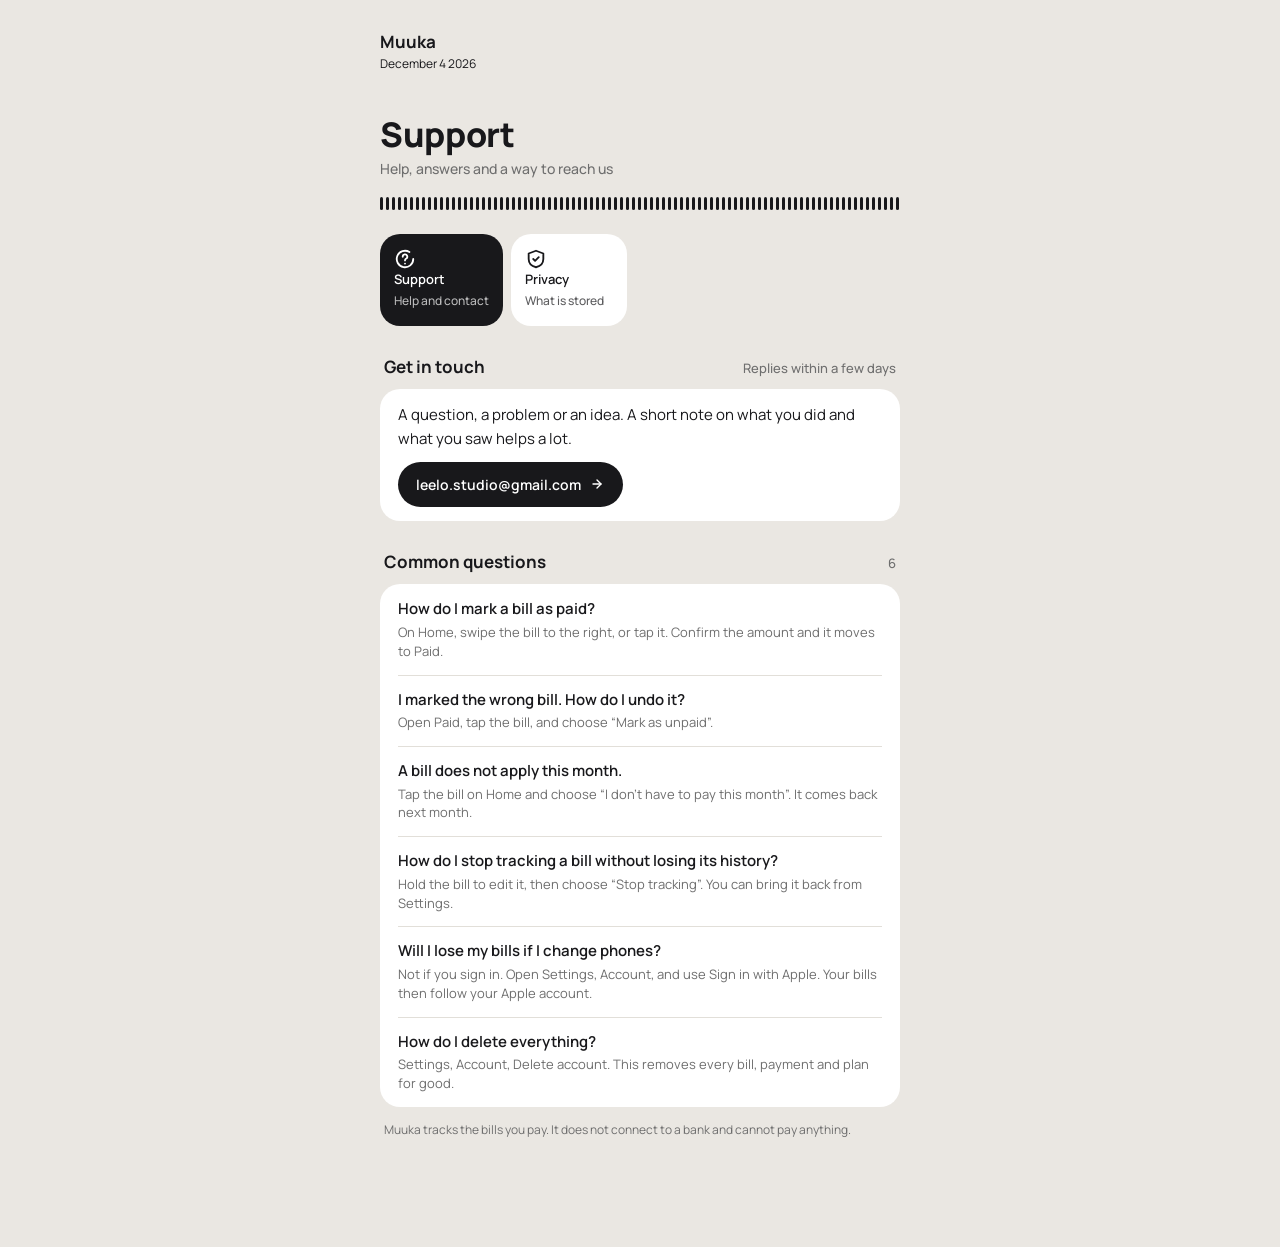
<file: index.html>
<!doctype html>
<html lang="en">
<head>
<meta charset="utf-8">
<meta name="viewport" content="width=device-width, initial-scale=1">
<title>Muuka — Support</title>
<meta name="description" content="Help and contact for Muuka, the app that keeps track of the bills you pay.">
<meta name="color-scheme" content="light dark">
<link rel="preconnect" href="https://fonts.googleapis.com">
<link rel="preconnect" href="https://fonts.gstatic.com" crossorigin>
<link href="https://fonts.googleapis.com/css2?family=Manrope:wght@300;400;500;600;700;800&display=swap" rel="stylesheet">
<link rel="stylesheet" href="style.css">
</head>
<body>
<main>
  <a class="brand" href="./"><b>Muuka</b><span id="today"></span></a>
  <h1>Support</h1>
  <p class="subtitle">Help, answers and a way to reach us</p>
  <div class="ticks" aria-hidden="true"><i class="on" style="animation-delay:0ms"></i><i class="on" style="animation-delay:9ms"></i><i class="on" style="animation-delay:18ms"></i><i class="on" style="animation-delay:27ms"></i><i class="on" style="animation-delay:36ms"></i><i class="on" style="animation-delay:45ms"></i><i class="on" style="animation-delay:54ms"></i><i class="on" style="animation-delay:63ms"></i><i class="on" style="animation-delay:72ms"></i><i class="on" style="animation-delay:81ms"></i><i class="on" style="animation-delay:90ms"></i><i class="on" style="animation-delay:99ms"></i><i class="on" style="animation-delay:108ms"></i><i class="on" style="animation-delay:117ms"></i><i class="on" style="animation-delay:126ms"></i><i class="on" style="animation-delay:135ms"></i><i class="on" style="animation-delay:144ms"></i><i class="on" style="animation-delay:153ms"></i><i class="on" style="animation-delay:162ms"></i><i class="on" style="animation-delay:171ms"></i><i class="on" style="animation-delay:180ms"></i><i class="on" style="animation-delay:189ms"></i><i class="on" style="animation-delay:198ms"></i><i class="on" style="animation-delay:207ms"></i><i class="on" style="animation-delay:216ms"></i><i class="on" style="animation-delay:225ms"></i><i class="on" style="animation-delay:234ms"></i><i class="on" style="animation-delay:243ms"></i><i class="on" style="animation-delay:252ms"></i><i class="on" style="animation-delay:261ms"></i><i class="on" style="animation-delay:270ms"></i><i class="on" style="animation-delay:279ms"></i><i class="on" style="animation-delay:288ms"></i><i class="on" style="animation-delay:297ms"></i><i class="on" style="animation-delay:306ms"></i><i class="on" style="animation-delay:315ms"></i><i class="on" style="animation-delay:324ms"></i><i class="on" style="animation-delay:333ms"></i><i class="on" style="animation-delay:342ms"></i><i class="on" style="animation-delay:351ms"></i><i class="on" style="animation-delay:360ms"></i><i class="on" style="animation-delay:369ms"></i><i class="on" style="animation-delay:378ms"></i><i class="on" style="animation-delay:387ms"></i><i class="on" style="animation-delay:396ms"></i><i class="on" style="animation-delay:405ms"></i><i class="on" style="animation-delay:414ms"></i><i class="on" style="animation-delay:423ms"></i><i class="on" style="animation-delay:432ms"></i><i class="on" style="animation-delay:441ms"></i><i class="on" style="animation-delay:450ms"></i><i class="on" style="animation-delay:459ms"></i><i class="on" style="animation-delay:468ms"></i><i class="on" style="animation-delay:477ms"></i><i class="on" style="animation-delay:486ms"></i><i class="on" style="animation-delay:495ms"></i><i class="on" style="animation-delay:504ms"></i><i class="on" style="animation-delay:513ms"></i><i class="on" style="animation-delay:522ms"></i><i class="on" style="animation-delay:531ms"></i><i class="on" style="animation-delay:540ms"></i><i class="on" style="animation-delay:549ms"></i><i class="on" style="animation-delay:558ms"></i><i class="on" style="animation-delay:567ms"></i><i class="on" style="animation-delay:576ms"></i><i class="on" style="animation-delay:585ms"></i><i class="on" style="animation-delay:594ms"></i><i class="on" style="animation-delay:603ms"></i><i class="on" style="animation-delay:612ms"></i><i class="on" style="animation-delay:621ms"></i><i class="on" style="animation-delay:630ms"></i><i class="on" style="animation-delay:639ms"></i><i class="on" style="animation-delay:648ms"></i><i class="on" style="animation-delay:657ms"></i><i class="on" style="animation-delay:666ms"></i><i class="on" style="animation-delay:675ms"></i><i class="on" style="animation-delay:684ms"></i><i class="on" style="animation-delay:693ms"></i><i class="on" style="animation-delay:702ms"></i><i class="on" style="animation-delay:711ms"></i><i class="on" style="animation-delay:720ms"></i><i class="on" style="animation-delay:729ms"></i><i class="on" style="animation-delay:738ms"></i><i class="on" style="animation-delay:747ms"></i><i class="on" style="animation-delay:756ms"></i><i class="on" style="animation-delay:765ms"></i><i class="on" style="animation-delay:774ms"></i><i class="on" style="animation-delay:783ms"></i></div>
  <nav class="tiles">
    <a class="tile on" href="./"><svg viewBox="0 0 24 24" fill="none" stroke="currentColor" stroke-width="2" stroke-linecap="round" stroke-linejoin="round"><path d="M21 12a9 9 0 1 1-4.2-7.6"/><path d="M9.5 9.5a2.5 2.5 0 1 1 3.6 2.2c-.7.4-1.1 1-1.1 1.8"/><path d="M12 17h.01"/></svg><span><b>Support</b><small>Help and contact</small></span></a>
    <a class="tile" href="privacy.html"><svg viewBox="0 0 24 24" fill="none" stroke="currentColor" stroke-width="2" stroke-linecap="round" stroke-linejoin="round"><path d="M12 3l8 3v6c0 4.5-3.2 7.8-8 9-4.8-1.2-8-4.5-8-9V6l8-3z"/><path d="M9 12l2 2 4-4"/></svg><span><b>Privacy</b><small>What is stored</small></span></a>
  </nav>
  <div class="head"><h2>Get in touch</h2><span>Replies within a few days</span></div>
  <div class="group">
    <div class="row plain">
      <p>A question, a problem or an idea. A short note on what you did and what you saw helps a lot.</p>
      <a class="pill" href="mailto:leelo.studio@gmail.com">leelo.studio@gmail.com <svg viewBox="0 0 24 24" fill="none" stroke="currentColor" stroke-width="2" stroke-linecap="round" stroke-linejoin="round"><path d="M6 12h12"/><path d="M12 6l6 6-6 6"/></svg></a>
    </div>
  </div>

  <div class="head"><h2>Common questions</h2><span>6</span></div>
  <div class="group">
    <div class="row"><b>How do I mark a bill as paid?</b><p>On Home, swipe the bill to the right, or tap it. Confirm the amount and it moves to Paid.</p></div>
    <div class="row"><b>I marked the wrong bill. How do I undo it?</b><p>Open Paid, tap the bill, and choose “Mark as unpaid”.</p></div>
    <div class="row"><b>A bill does not apply this month.</b><p>Tap the bill on Home and choose “I don't have to pay this month”. It comes back next month.</p></div>
    <div class="row"><b>How do I stop tracking a bill without losing its history?</b><p>Hold the bill to edit it, then choose “Stop tracking”. You can bring it back from Settings.</p></div>
    <div class="row"><b>Will I lose my bills if I change phones?</b><p>Not if you sign in. Open Settings, Account, and use Sign in with Apple. Your bills then follow your Apple account.</p></div>
    <div class="row"><b>How do I delete everything?</b><p>Settings, Account, Delete account. This removes every bill, payment and plan for good.</p></div>
  </div>
  <p class="foot">Muuka tracks the bills you pay. It does not connect to a bank and cannot pay anything.</p>
</main>
<script>
  var d = new Date();
  document.getElementById('today').textContent =
    d.toLocaleDateString('en-US', { month: 'long' }) + ' ' + d.getDate() + ' ' + d.getFullYear();
</script>
</body>
</html>
</file>
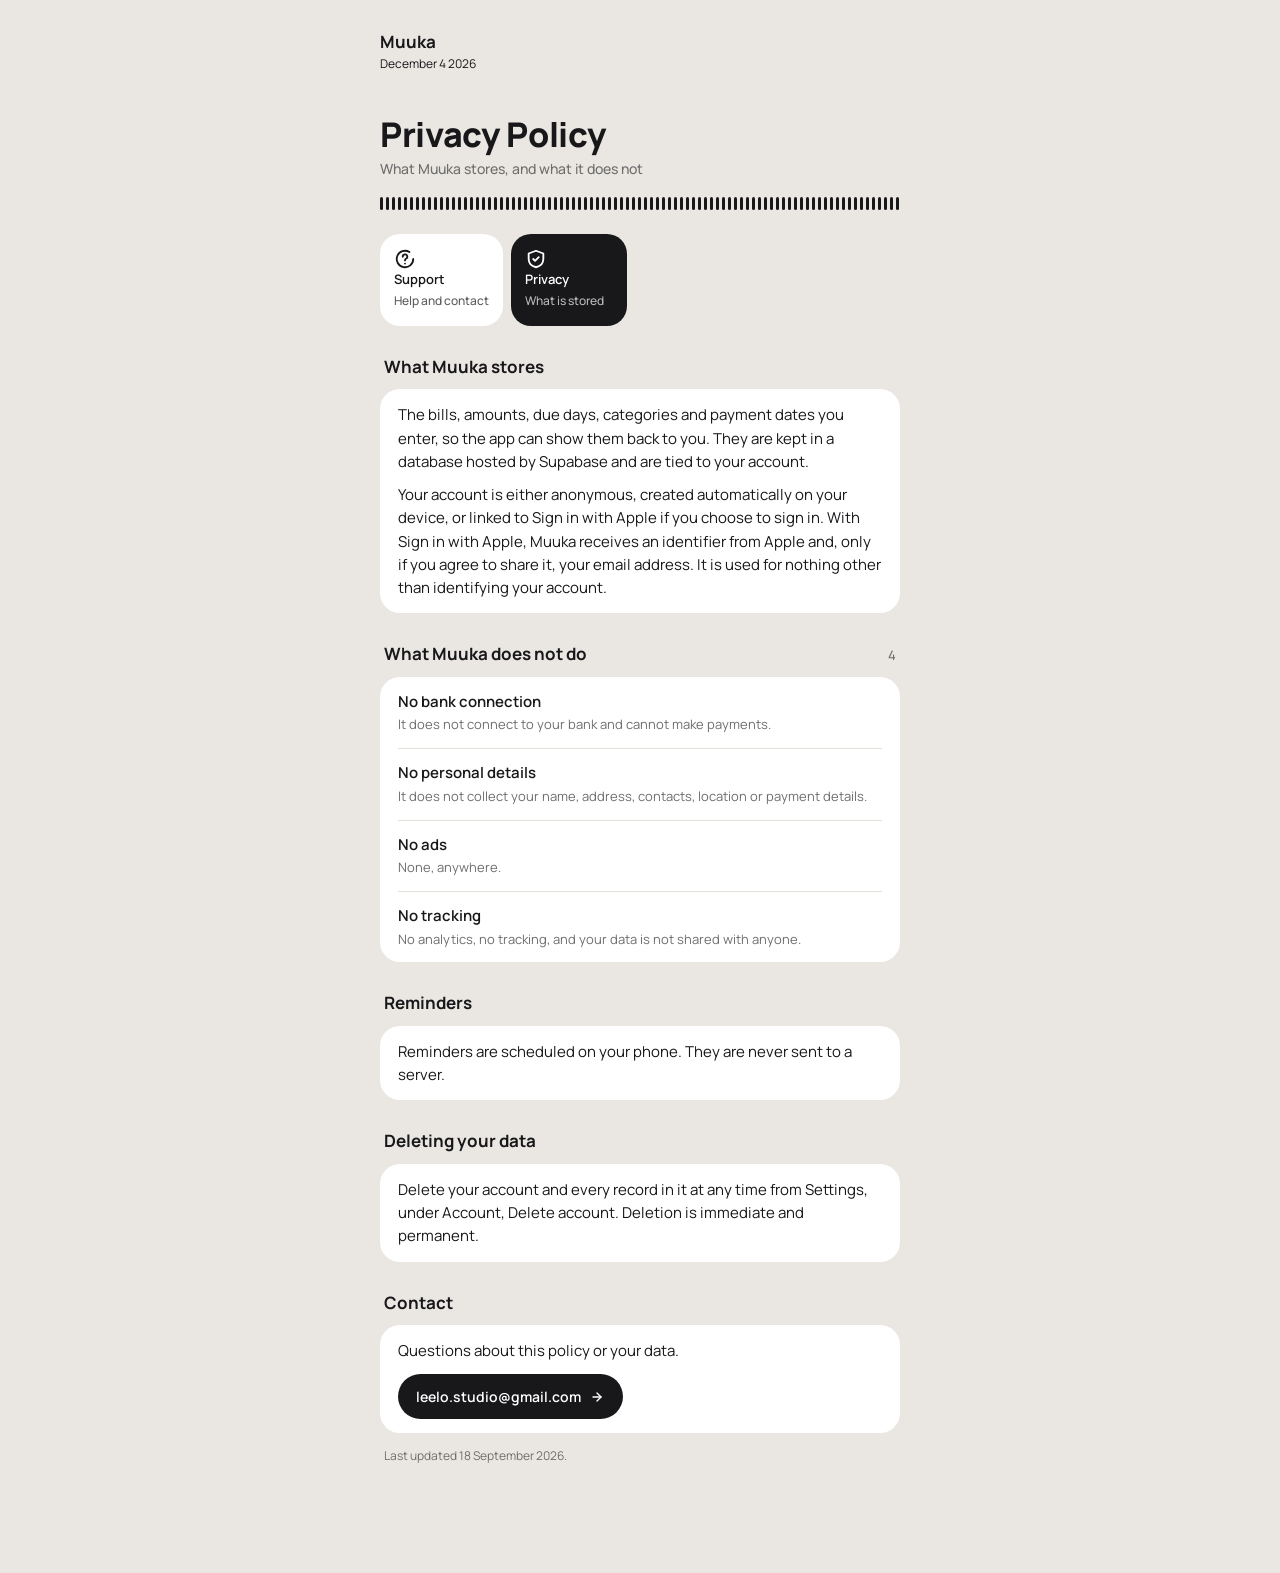
<file: privacy.html>
<!doctype html>
<html lang="en">
<head>
<meta charset="utf-8">
<meta name="viewport" content="width=device-width, initial-scale=1">
<title>Muuka — Privacy Policy</title>
<meta name="description" content="What Muuka stores, what it does not, and how to delete your data.">
<meta name="color-scheme" content="light dark">
<link rel="preconnect" href="https://fonts.googleapis.com">
<link rel="preconnect" href="https://fonts.gstatic.com" crossorigin>
<link href="https://fonts.googleapis.com/css2?family=Manrope:wght@300;400;500;600;700;800&display=swap" rel="stylesheet">
<link rel="stylesheet" href="style.css">
</head>
<body>
<main>
  <a class="brand" href="./"><b>Muuka</b><span id="today"></span></a>
  <h1>Privacy Policy</h1>
  <p class="subtitle">What Muuka stores, and what it does not</p>
  <div class="ticks" aria-hidden="true"><i class="on" style="animation-delay:0ms"></i><i class="on" style="animation-delay:9ms"></i><i class="on" style="animation-delay:18ms"></i><i class="on" style="animation-delay:27ms"></i><i class="on" style="animation-delay:36ms"></i><i class="on" style="animation-delay:45ms"></i><i class="on" style="animation-delay:54ms"></i><i class="on" style="animation-delay:63ms"></i><i class="on" style="animation-delay:72ms"></i><i class="on" style="animation-delay:81ms"></i><i class="on" style="animation-delay:90ms"></i><i class="on" style="animation-delay:99ms"></i><i class="on" style="animation-delay:108ms"></i><i class="on" style="animation-delay:117ms"></i><i class="on" style="animation-delay:126ms"></i><i class="on" style="animation-delay:135ms"></i><i class="on" style="animation-delay:144ms"></i><i class="on" style="animation-delay:153ms"></i><i class="on" style="animation-delay:162ms"></i><i class="on" style="animation-delay:171ms"></i><i class="on" style="animation-delay:180ms"></i><i class="on" style="animation-delay:189ms"></i><i class="on" style="animation-delay:198ms"></i><i class="on" style="animation-delay:207ms"></i><i class="on" style="animation-delay:216ms"></i><i class="on" style="animation-delay:225ms"></i><i class="on" style="animation-delay:234ms"></i><i class="on" style="animation-delay:243ms"></i><i class="on" style="animation-delay:252ms"></i><i class="on" style="animation-delay:261ms"></i><i class="on" style="animation-delay:270ms"></i><i class="on" style="animation-delay:279ms"></i><i class="on" style="animation-delay:288ms"></i><i class="on" style="animation-delay:297ms"></i><i class="on" style="animation-delay:306ms"></i><i class="on" style="animation-delay:315ms"></i><i class="on" style="animation-delay:324ms"></i><i class="on" style="animation-delay:333ms"></i><i class="on" style="animation-delay:342ms"></i><i class="on" style="animation-delay:351ms"></i><i class="on" style="animation-delay:360ms"></i><i class="on" style="animation-delay:369ms"></i><i class="on" style="animation-delay:378ms"></i><i class="on" style="animation-delay:387ms"></i><i class="on" style="animation-delay:396ms"></i><i class="on" style="animation-delay:405ms"></i><i class="on" style="animation-delay:414ms"></i><i class="on" style="animation-delay:423ms"></i><i class="on" style="animation-delay:432ms"></i><i class="on" style="animation-delay:441ms"></i><i class="on" style="animation-delay:450ms"></i><i class="on" style="animation-delay:459ms"></i><i class="on" style="animation-delay:468ms"></i><i class="on" style="animation-delay:477ms"></i><i class="on" style="animation-delay:486ms"></i><i class="on" style="animation-delay:495ms"></i><i class="on" style="animation-delay:504ms"></i><i class="on" style="animation-delay:513ms"></i><i class="on" style="animation-delay:522ms"></i><i class="on" style="animation-delay:531ms"></i><i class="on" style="animation-delay:540ms"></i><i class="on" style="animation-delay:549ms"></i><i class="on" style="animation-delay:558ms"></i><i class="on" style="animation-delay:567ms"></i><i class="on" style="animation-delay:576ms"></i><i class="on" style="animation-delay:585ms"></i><i class="on" style="animation-delay:594ms"></i><i class="on" style="animation-delay:603ms"></i><i class="on" style="animation-delay:612ms"></i><i class="on" style="animation-delay:621ms"></i><i class="on" style="animation-delay:630ms"></i><i class="on" style="animation-delay:639ms"></i><i class="on" style="animation-delay:648ms"></i><i class="on" style="animation-delay:657ms"></i><i class="on" style="animation-delay:666ms"></i><i class="on" style="animation-delay:675ms"></i><i class="on" style="animation-delay:684ms"></i><i class="on" style="animation-delay:693ms"></i><i class="on" style="animation-delay:702ms"></i><i class="on" style="animation-delay:711ms"></i><i class="on" style="animation-delay:720ms"></i><i class="on" style="animation-delay:729ms"></i><i class="on" style="animation-delay:738ms"></i><i class="on" style="animation-delay:747ms"></i><i class="on" style="animation-delay:756ms"></i><i class="on" style="animation-delay:765ms"></i><i class="on" style="animation-delay:774ms"></i><i class="on" style="animation-delay:783ms"></i></div>
  <nav class="tiles">
    <a class="tile" href="./"><svg viewBox="0 0 24 24" fill="none" stroke="currentColor" stroke-width="2" stroke-linecap="round" stroke-linejoin="round"><path d="M21 12a9 9 0 1 1-4.2-7.6"/><path d="M9.5 9.5a2.5 2.5 0 1 1 3.6 2.2c-.7.4-1.1 1-1.1 1.8"/><path d="M12 17h.01"/></svg><span><b>Support</b><small>Help and contact</small></span></a>
    <a class="tile on" href="privacy.html"><svg viewBox="0 0 24 24" fill="none" stroke="currentColor" stroke-width="2" stroke-linecap="round" stroke-linejoin="round"><path d="M12 3l8 3v6c0 4.5-3.2 7.8-8 9-4.8-1.2-8-4.5-8-9V6l8-3z"/><path d="M9 12l2 2 4-4"/></svg><span><b>Privacy</b><small>What is stored</small></span></a>
  </nav>
  <div class="head"><h2>What Muuka stores</h2></div>
  <div class="group">
    <div class="row plain">
      <p>The bills, amounts, due days, categories and payment dates you enter, so the app can show them back to you. They are kept in a database hosted by Supabase and are tied to your account.</p>
      <p>Your account is either anonymous, created automatically on your device, or linked to Sign in with Apple if you choose to sign in. With Sign in with Apple, Muuka receives an identifier from Apple and, only if you agree to share it, your email address. It is used for nothing other than identifying your account.</p>
    </div>
  </div>

  <div class="head"><h2>What Muuka does not do</h2><span>4</span></div>
  <div class="group">
    <div class="row"><b>No bank connection</b><p>It does not connect to your bank and cannot make payments.</p></div>
    <div class="row"><b>No personal details</b><p>It does not collect your name, address, contacts, location or payment details.</p></div>
    <div class="row"><b>No ads</b><p>None, anywhere.</p></div>
    <div class="row"><b>No tracking</b><p>No analytics, no tracking, and your data is not shared with anyone.</p></div>
  </div>

  <div class="head"><h2>Reminders</h2></div>
  <div class="group"><div class="row plain"><p>Reminders are scheduled on your phone. They are never sent to a server.</p></div></div>

  <div class="head"><h2>Deleting your data</h2></div>
  <div class="group"><div class="row plain"><p>Delete your account and every record in it at any time from Settings, under Account, Delete account. Deletion is immediate and permanent.</p></div></div>

  <div class="head"><h2>Contact</h2></div>
  <div class="group">
    <div class="row plain">
      <p>Questions about this policy or your data.</p>
      <a class="pill" href="mailto:leelo.studio@gmail.com">leelo.studio@gmail.com <svg viewBox="0 0 24 24" fill="none" stroke="currentColor" stroke-width="2" stroke-linecap="round" stroke-linejoin="round"><path d="M6 12h12"/><path d="M12 6l6 6-6 6"/></svg></a>
    </div>
  </div>
  <p class="foot">Last updated 18 September 2026.</p>
</main>
<script>
  var d = new Date();
  document.getElementById('today').textContent =
    d.toLocaleDateString('en-US', { month: 'long' }) + ' ' + d.getDate() + ' ' + d.getFullYear();
</script>
</body>
</html>
</file>
<file: style.css>
/* Muuka's design language, for the web: warm stone page, white grouped
   cards with inset 1px dividers, Manrope, the 34pt title block, the tick
   row, and tiles as navigation. Light and dark, like the app. */
:root {
  --ink: #18181b;
  --on-ink: #ffffff;
  --muted: #6e6e6e;
  --bg: #eae7e2;
  --card: #ffffff;
  --divider: #e2dfd9;
  --track: #f0eeeb;
}
@media (prefers-color-scheme: dark) {
  :root {
    --ink: #f2f0eb;
    --on-ink: #18181b;
    --muted: #9a968e;
    --bg: #141311;
    --card: #1f1d1a;
    --divider: #2e2b27;
    --track: #2a2825;
  }
}
* { box-sizing: border-box; }
html { -webkit-text-size-adjust: 100%; }
body {
  margin: 0;
  background: var(--bg);
  color: var(--ink);
  font-family: 'Manrope', -apple-system, BlinkMacSystemFont, 'Segoe UI', sans-serif;
  font-size: 15px;
  line-height: 1.5;
  -webkit-font-smoothing: antialiased;
}
main { max-width: 560px; margin: 0 auto; padding: 32px 20px 96px; }

/* Brand block — "Muuka" over the date, top left, as on every screen. */
.brand { display: block; text-decoration: none; color: var(--ink); margin-bottom: 40px; }
.brand b { display: block; font-weight: 700; font-size: 17px; line-height: 1.2; }
.brand span { font-size: 12px; }

/* Title block. */
h1 { font-weight: 800; font-size: 34px; line-height: 1.15; margin: 0 0 4px; letter-spacing: -0.01em; }
.subtitle { font-weight: 500; font-size: 14px; color: var(--muted); margin: 0; }

/* The tick row: 3pt ticks, 13pt tall, 3pt apart; lit ink, the rest at 22%. */
.ticks { display: flex; gap: 3px; height: 13px; margin: 18px 0 0; overflow: hidden; }
.ticks i { flex: 0 0 3px; border-radius: 1.5px; background: var(--ink); opacity: 0.22; }
.ticks i.on { opacity: 1; animation: lit 1.1s cubic-bezier(0.25, 1, 0.5, 1) both; }
@keyframes lit { from { opacity: 0.22; } to { opacity: 1; } }

/* Tiles, as in the app's filter strip: the current page is ink. */
.tiles { display: flex; gap: 8px; margin: 24px 0 28px; }
.tile {
  flex: 0 0 auto; min-width: 116px; height: 92px; padding: 14px;
  border-radius: 20px; background: var(--card); color: var(--ink);
  display: flex; flex-direction: column; justify-content: space-between;
  text-decoration: none; transition: transform 0.12s ease;
}
.tile:active { transform: scale(0.97); }
.tile.on { background: var(--ink); color: var(--on-ink); }
.tile svg { width: 22px; height: 22px; }
.tile b { display: block; font-weight: 600; font-size: 13px; }
.tile small { font-weight: 500; font-size: 12px; opacity: 0.7; }

/* Section heading outside the card, like "This month". */
.head { display: flex; align-items: baseline; justify-content: space-between; padding: 0 4px; margin: 28px 0 10px; }
.head h2 { font-weight: 700; font-size: 17px; margin: 0; }
.head span { font-weight: 500; font-size: 13px; color: var(--muted); }

/* Grouped rows on one surface, inset dividers. */
.group { background: var(--card); border-radius: 20px; overflow: hidden; }
.row { position: relative; padding: 14px 18px; }
.row + .row::before { content: ''; position: absolute; top: 0; left: 18px; right: 18px; height: 1px; background: var(--divider); }
.row b { display: block; font-weight: 600; font-size: 15px; }
.row p { margin: 2px 0 0; font-size: 13px; line-height: 1.45; color: var(--muted); }
.row.plain p { color: var(--ink); font-size: 15px; line-height: 1.55; margin: 0; }
.row.plain p + p { margin-top: 10px; }
.row a { color: var(--ink); }
.row a.pill { color: var(--on-ink); }

/* The ink pill — the app's one kind of button. */
.pill {
  display: inline-flex; align-items: center; gap: 8px; margin-top: 12px;
  padding: 12px 18px; border-radius: 999px; background: var(--ink); color: var(--on-ink);
  font-weight: 600; font-size: 14px; text-decoration: none;
}
.pill svg { width: 16px; height: 16px; }

.foot { font-size: 12px; color: var(--muted); padding: 0 4px; margin-top: 14px; }
</file>
